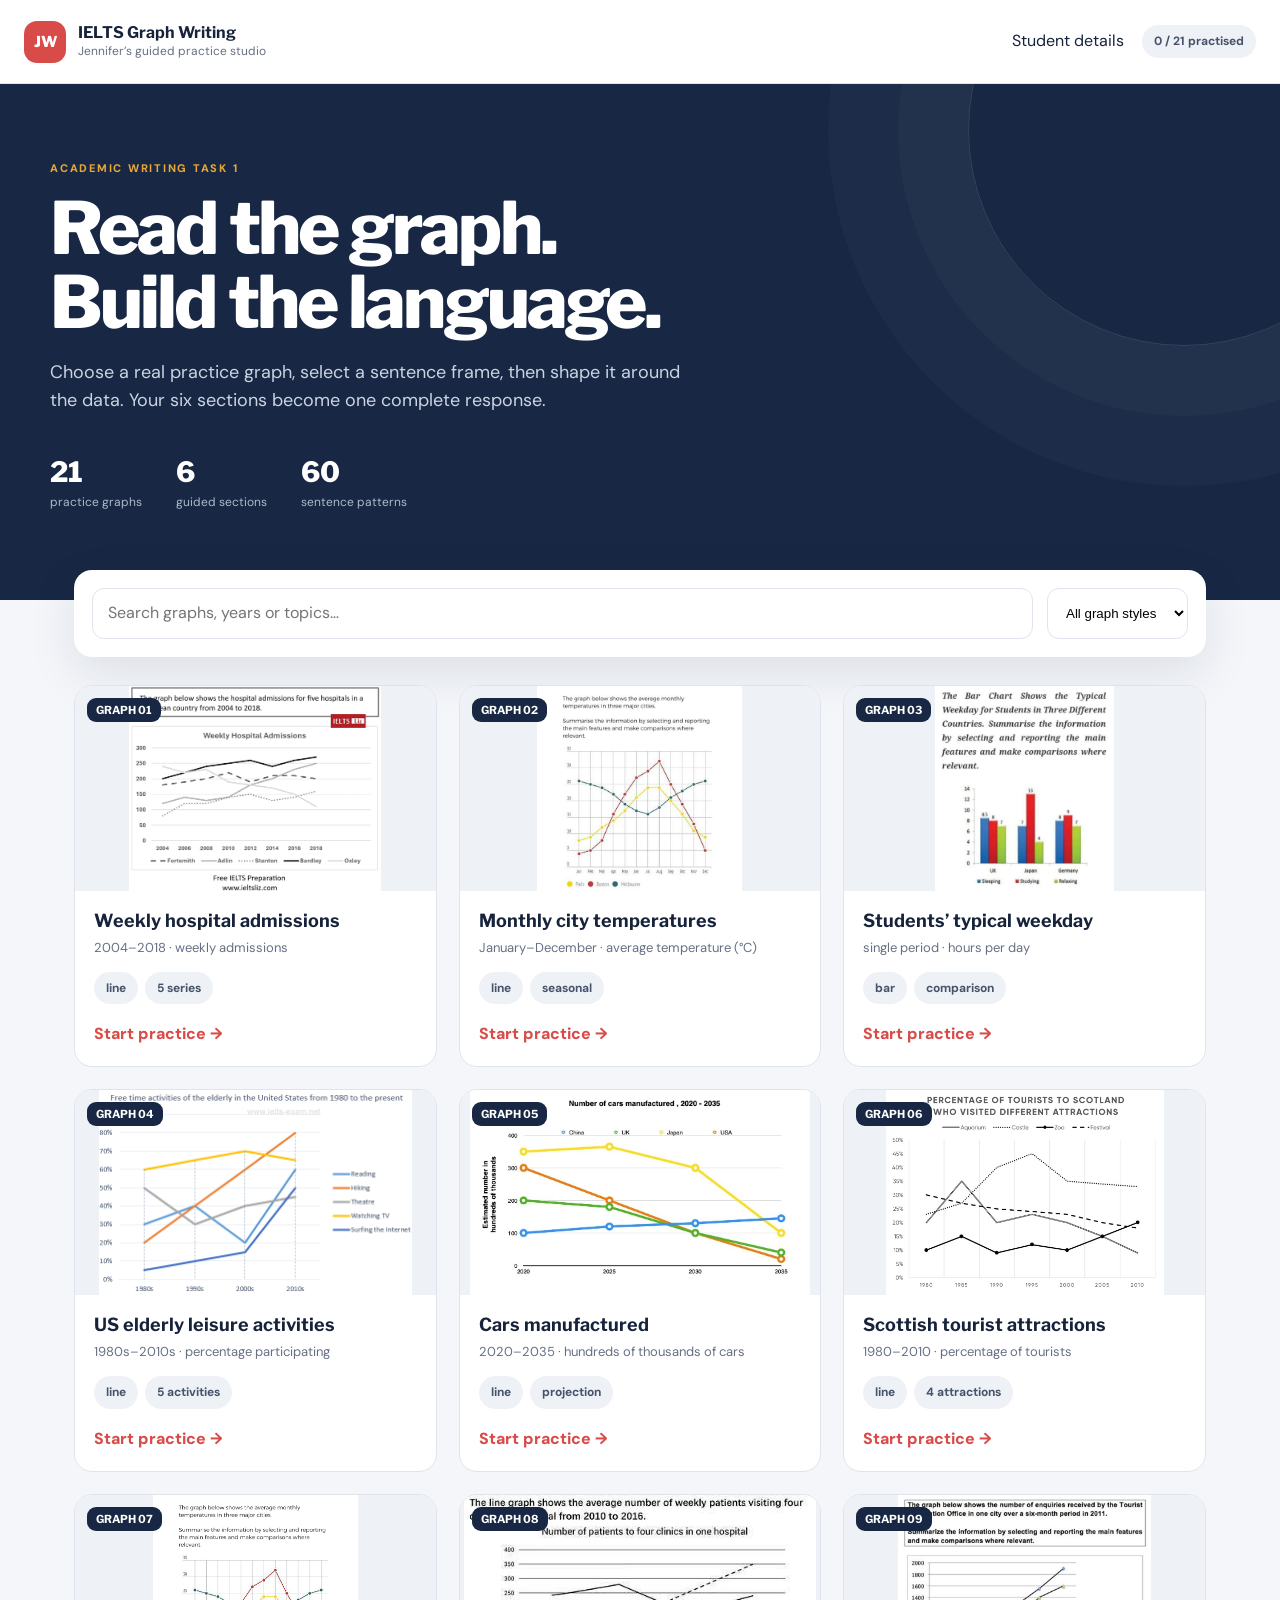
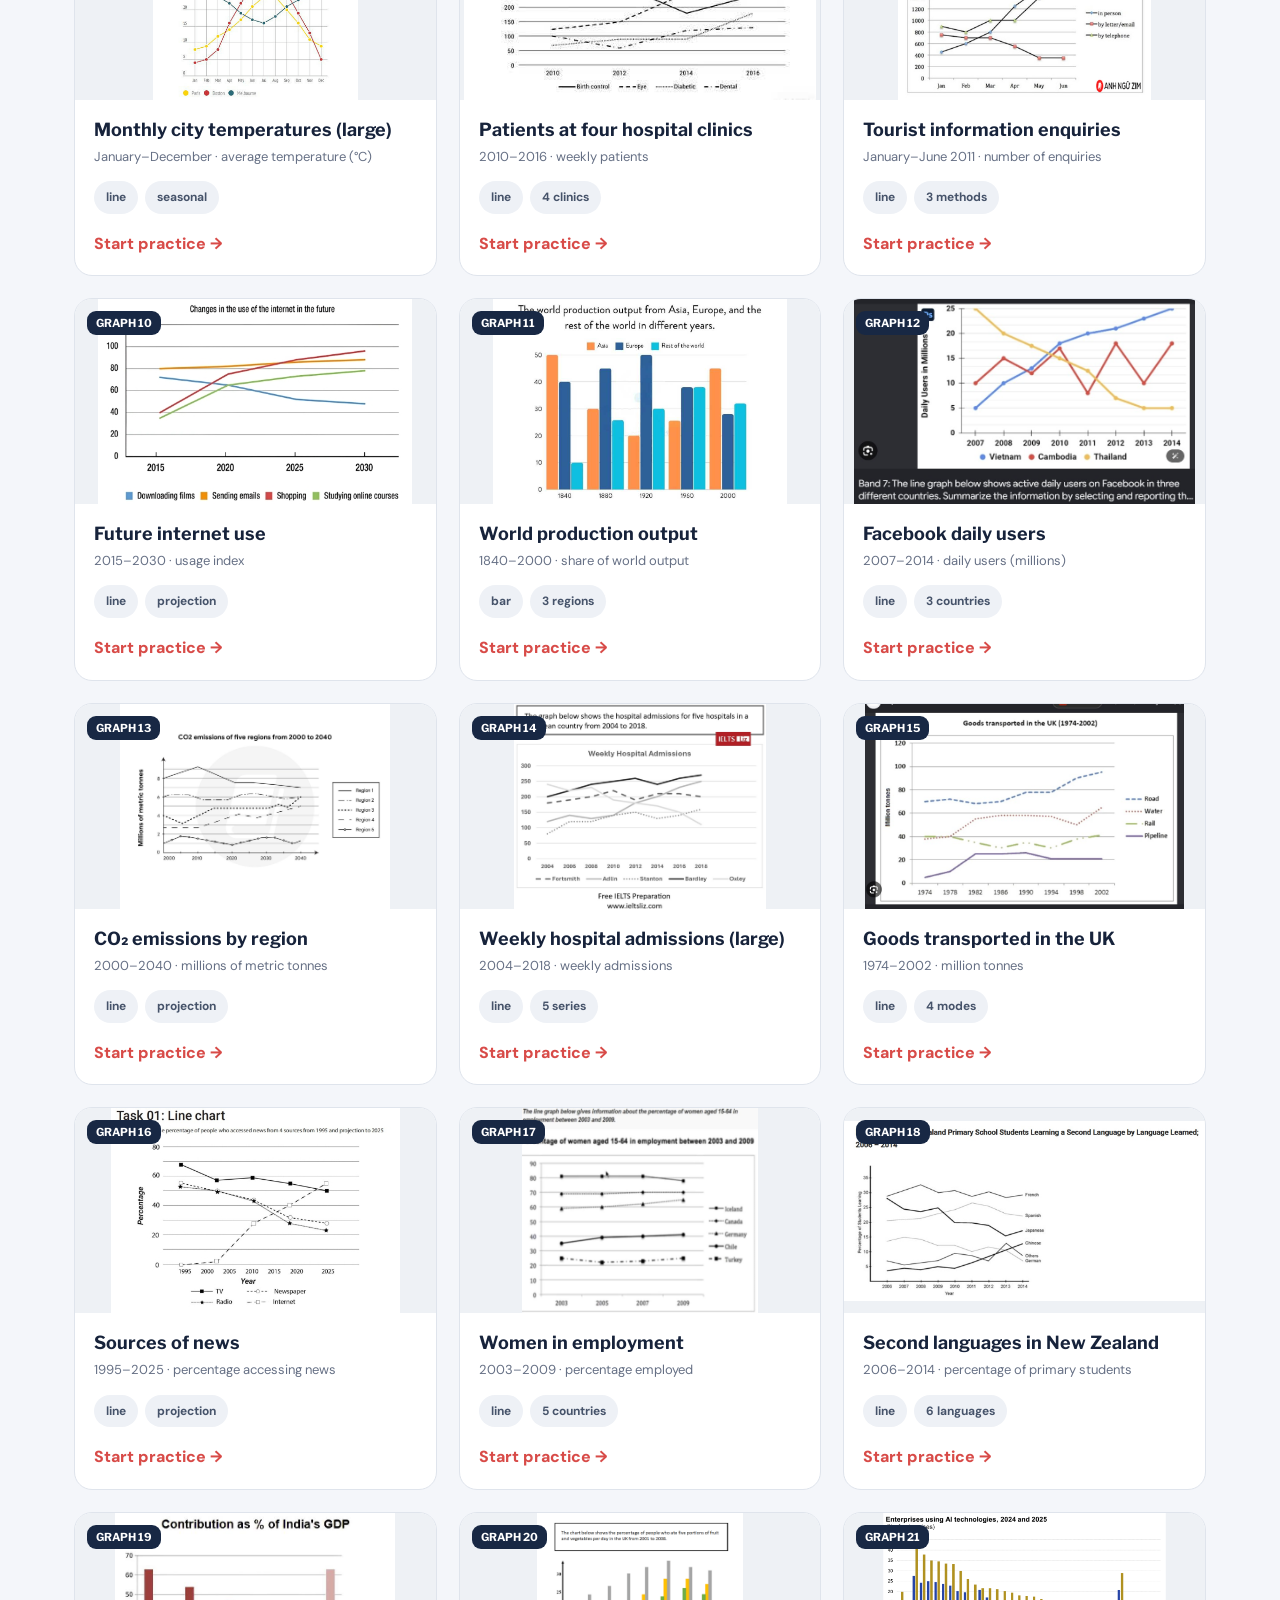
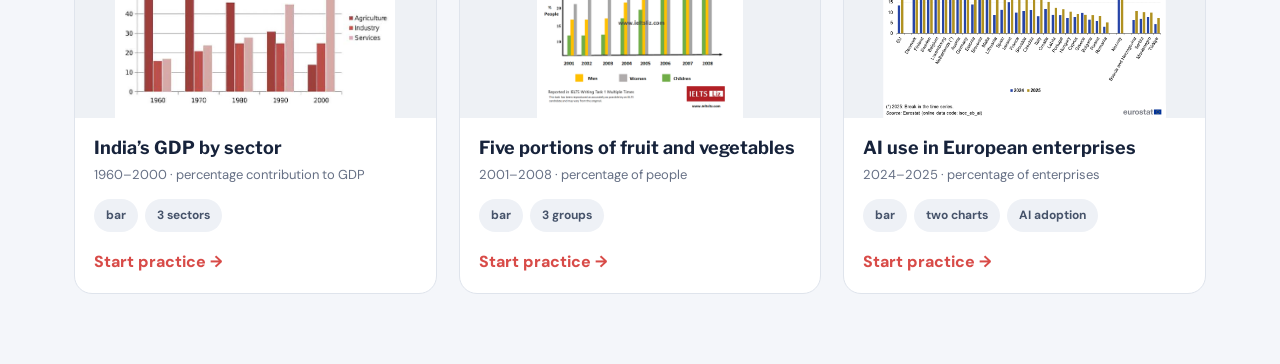
<file: index.html>
<!doctype html>
<html lang="en">
<head>
  <meta charset="UTF-8">
  <meta name="viewport" content="width=device-width, initial-scale=1.0">
  <meta name="description" content="Guided IELTS Academic Writing Task 1 graph practice with sentence patterns and feedback.">
  <title>IELTS Graph Writing Studio</title>
  <link rel="icon" href="data:image/svg+xml,%3Csvg xmlns='http://www.w3.org/2000/svg' viewBox='0 0 64 64'%3E%3Crect width='64' height='64' rx='16' fill='%23d84b48'/%3E%3Ctext x='32' y='40' font-family='Arial' font-size='22' font-weight='700' text-anchor='middle' fill='white'%3EJW%3C/text%3E%3C/svg%3E">
  <link rel="preconnect" href="https://fonts.googleapis.com">
  <link rel="preconnect" href="https://fonts.gstatic.com" crossorigin>
  <link href="https://fonts.googleapis.com/css2?family=DM+Sans:wght@400;500;600;700&family=Libre+Franklin:wght@600;700;800&display=swap" rel="stylesheet">
  <link rel="stylesheet" href="styles.css">
</head>
<body>
  <a class="skip-link" href="#app">Skip to practice</a>
  <header class="site-header">
    <a class="brand" href="#/" aria-label="IELTS Graph Writing Studio home">
      <span class="brand-mark">JW</span>
      <span><strong>IELTS Graph Writing</strong><small>Jennifer’s guided practice studio</small></span>
    </a>
    <div class="header-actions">
      <button class="quiet-button" id="student-button" type="button">Student details</button>
      <span class="progress-pill" id="global-progress">0 / 21 practised</span>
    </div>
  </header>
  <main id="app" tabindex="-1"></main>
  <div id="toast" class="toast" role="status" aria-live="polite"></div>

  <dialog id="student-dialog">
    <form method="dialog" id="student-form">
      <div class="dialog-heading">
        <div><p class="eyebrow">Your learning record</p><h2>Student details</h2></div>
        <button class="icon-button" value="cancel" aria-label="Close">×</button>
      </div>
      <label>Name<input id="student-name" autocomplete="name" required placeholder="Your name"></label>
      <label>Class / access code<input id="access-code" type="password" autocomplete="current-password" placeholder="Provided by your teacher"></label>
      <p class="form-note">Your name is saved only on this device. The access code is sent only to the teacher’s secure review service.</p>
      <button class="primary-button" value="save">Save details</button>
    </form>
  </dialog>

  <script src="data.js"></script>
  <script src="grammar-checker.js"></script>
  <script src="app.js"></script>
</body>
</html>
</file>
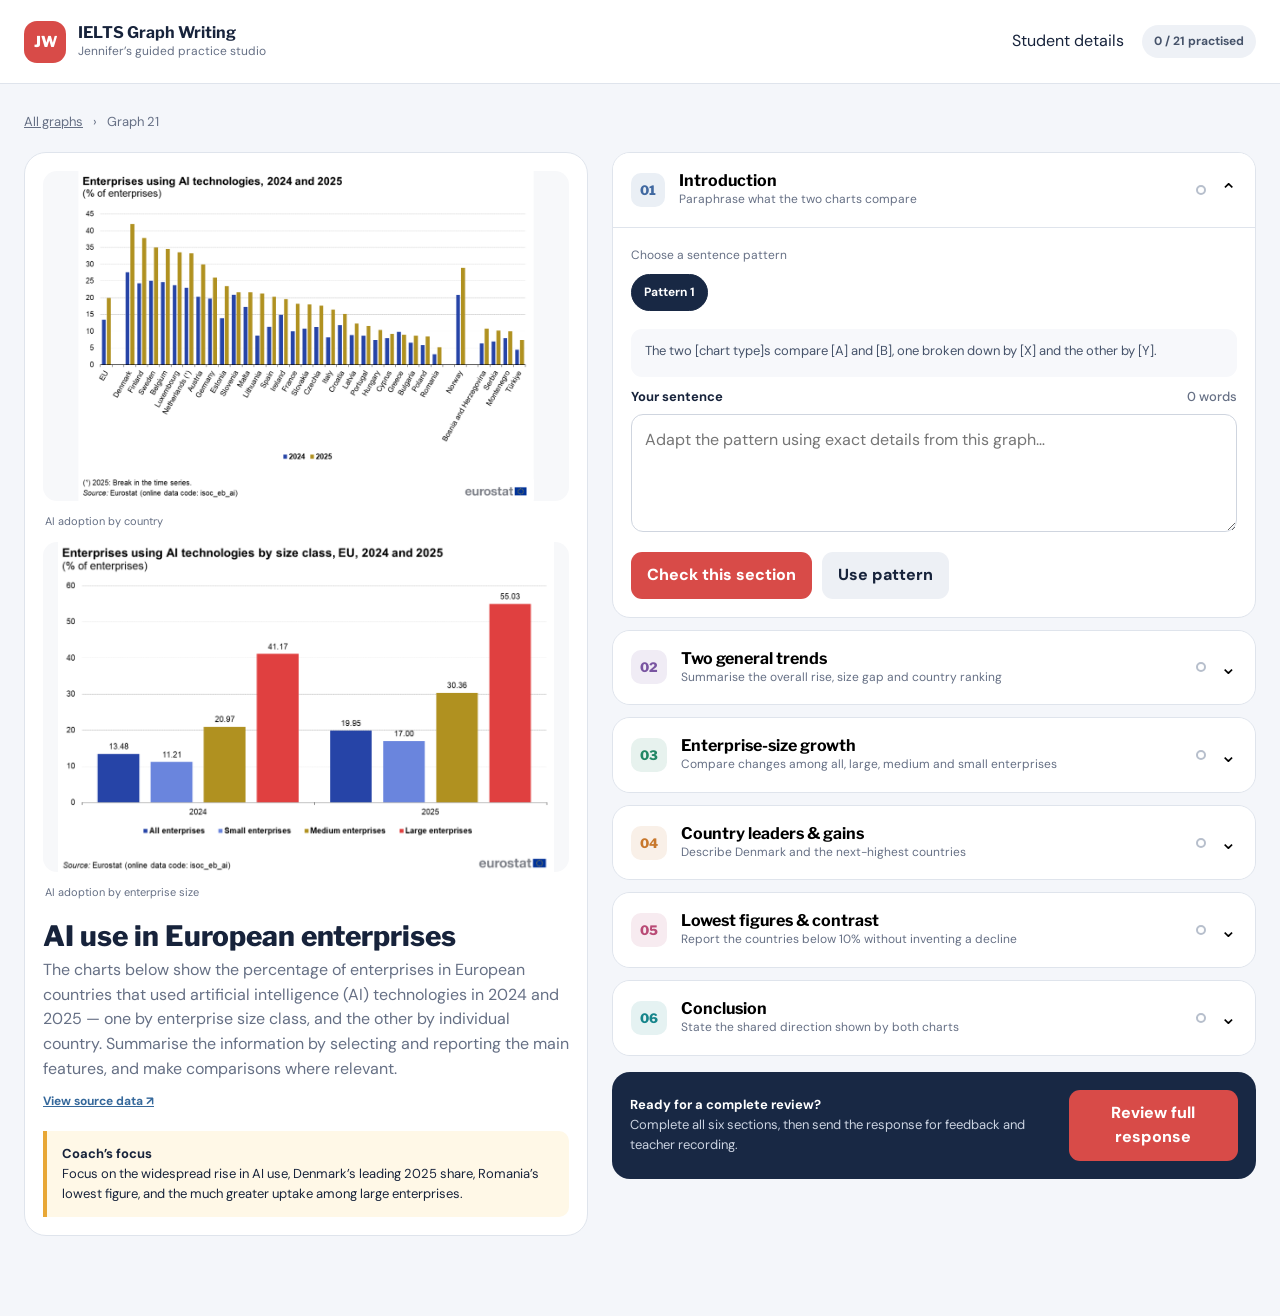
<file: graph-21.html>
<!doctype html>
<html lang="en">
<head>
  <meta charset="UTF-8">
  <meta name="viewport" content="width=device-width, initial-scale=1.0">
  <meta name="description" content="IELTS Academic Writing Task 1 practice: AI use in European enterprises, 2024–2025.">
  <meta http-equiv="refresh" content="0; url=./#/graph/21">
  <link rel="canonical" href="./#/graph/21">
  <title>Graph 21 · AI use in European enterprises</title>
</head>
<body>
  <p>Opening <a href="./#/graph/21">Graph 21: AI use in European enterprises</a>…</p>
  <script>location.replace('./#/graph/21');</script>
</body>
</html>
</file>
<file: styles.css>
:root{--ink:#17233b;--muted:#667085;--paper:#fff;--wash:#f4f6fa;--line:#dfe4ec;--navy:#182844;--red:#d84b48;--gold:#e8a735;--shadow:0 16px 48px rgba(20,34,60,.10);--radius:22px}
*{box-sizing:border-box}html{scroll-behavior:smooth}body{margin:0;background:var(--wash);color:var(--ink);font-family:'DM Sans',sans-serif;line-height:1.55}button,input,textarea{font:inherit}.skip-link{position:absolute;left:-999px}.skip-link:focus{left:16px;top:16px;z-index:20;background:#fff;padding:10px}.site-header{height:84px;padding:0 max(24px,calc((100vw - 1240px)/2));display:flex;align-items:center;justify-content:space-between;background:rgba(255,255,255,.94);border-bottom:1px solid var(--line);position:sticky;top:0;z-index:10;backdrop-filter:blur(12px)}.brand{display:flex;gap:12px;align-items:center;color:var(--ink);text-decoration:none}.brand-mark{width:42px;height:42px;border-radius:13px;background:var(--red);color:#fff;display:grid;place-items:center;font:800 15px 'Libre Franklin'}.brand strong,.brand small{display:block}.brand strong{font:700 16px 'Libre Franklin'}.brand small{font-size:12px;color:var(--muted)}.header-actions{display:flex;gap:12px;align-items:center}.quiet-button,.icon-button{border:0;background:transparent;color:var(--ink);cursor:pointer}.progress-pill,.tag{border-radius:999px;background:#eef1f6;color:#46536a;padding:7px 12px;font-size:12px;font-weight:700}.hero{background:var(--navy);color:white;padding:76px max(24px,calc((100vw - 1180px)/2)) 86px;position:relative;overflow:hidden}.hero:after{content:"";position:absolute;width:430px;height:430px;border:1px solid rgba(255,255,255,.12);border-radius:50%;right:-120px;top:-170px;box-shadow:0 0 0 70px rgba(255,255,255,.025),0 0 0 140px rgba(255,255,255,.02)}.eyebrow{text-transform:uppercase;letter-spacing:.16em;font-size:11px;font-weight:800;color:var(--gold);margin:0 0 14px}.hero h1{font:800 clamp(38px,6vw,72px)/1.03 'Libre Franklin';max-width:850px;margin:0 0 20px;letter-spacing:-.04em}.hero-copy{max-width:660px;color:#cbd3e1;font-size:18px}.hero-stats{display:flex;gap:34px;margin-top:40px}.hero-stats strong{display:block;font:800 28px 'Libre Franklin'}.hero-stats span{font-size:12px;color:#aeb8ca}.dashboard{max-width:1180px;margin:-30px auto 70px;padding:0 24px;position:relative}.toolbar{background:white;border-radius:18px;padding:18px;display:flex;gap:14px;box-shadow:var(--shadow);margin-bottom:28px}.search{flex:1;border:1px solid var(--line);border-radius:12px;padding:12px 15px;min-width:0}.filter{border:1px solid var(--line);background:white;border-radius:12px;padding:0 14px}.graph-grid{display:grid;grid-template-columns:repeat(3,1fr);gap:22px}.graph-card{background:white;border-radius:18px;overflow:hidden;border:1px solid var(--line);transition:.2s;display:flex;flex-direction:column}.graph-card:hover{transform:translateY(-4px);box-shadow:var(--shadow)}.thumb-wrap{height:205px;background:#eef1f5;position:relative;overflow:hidden}.thumb-wrap img{width:100%;height:100%;object-fit:contain}.card-number{position:absolute;left:12px;top:12px;background:var(--navy);color:#fff;border-radius:9px;padding:5px 9px;font:700 11px 'Libre Franklin'}.complete-mark{position:absolute;right:12px;top:12px;background:#17875d;color:white;border-radius:50%;width:27px;height:27px;display:grid;place-items:center}.card-body{padding:19px;display:flex;flex-direction:column;flex:1}.card-body h3{font:700 18px 'Libre Franklin';margin:0 0 7px}.meta{font-size:13px;color:var(--muted)}.tags{display:flex;gap:7px;margin:14px 0 18px}.start-link{margin-top:auto;color:var(--red);font-weight:800;text-decoration:none}.empty{grid-column:1/-1;text-align:center;padding:60px;color:var(--muted)}
.practice-shell{max-width:1360px;margin:0 auto;padding:28px 24px 80px}.breadcrumbs{display:flex;align-items:center;gap:10px;color:var(--muted);font-size:13px;margin-bottom:20px}.breadcrumbs a{color:var(--muted)}.practice-grid{display:grid;grid-template-columns:minmax(360px,46%) minmax(440px,54%);gap:24px;align-items:start}.graph-panel{background:white;border:1px solid var(--line);border-radius:var(--radius);padding:18px;position:sticky;top:108px}.graph-panel img{width:100%;max-height:590px;object-fit:contain;background:#f7f8fa;border-radius:14px}.graph-images{display:grid;gap:12px}.graph-images figure{margin:0}.graph-images figcaption{font-size:11px;color:var(--muted);padding:4px 2px 0}.graph-images:has(figure+figure) img{max-height:330px}.graph-panel h1{font:800 28px 'Libre Franklin';margin:18px 0 5px}.prompt{color:var(--muted);margin:0}.source-link{display:inline-block;margin-top:10px;color:#35689b;font-size:12px;font-weight:700}.coach-tip{background:#fff8e7;border-left:4px solid var(--gold);padding:13px 15px;margin-top:18px;border-radius:0 10px 10px 0;font-size:13px}.section-stack{display:flex;flex-direction:column;gap:12px}.practice-section{background:white;border:1px solid var(--line);border-radius:18px;overflow:hidden}.section-toggle{width:100%;border:0;background:white;padding:18px;display:flex;align-items:center;gap:14px;text-align:left;cursor:pointer}.section-number{font:800 13px 'Libre Franklin';color:var(--section);background:color-mix(in srgb,var(--section) 11%,white);border-radius:10px;padding:9px}.section-title{flex:1}.section-title strong,.section-title small{display:block}.section-title strong{font:700 16px 'Libre Franklin'}.section-title small{color:var(--muted);font-size:12px}.section-status{width:10px;height:10px;border:2px solid #b7bfcc;border-radius:50%}.section-status.done{background:#17875d;border-color:#17875d}.chevron{font-size:20px;transition:.2s}.practice-section.open .chevron{transform:rotate(180deg)}.section-body{display:none;border-top:1px solid var(--line);padding:18px}.practice-section.open .section-body{display:block}.patterns-label{font-size:12px;color:var(--muted);margin:0 0 10px}.pattern-list{display:flex;gap:8px;overflow-x:auto;padding-bottom:8px}.pattern-chip{border:1px solid var(--line);background:#fff;border-radius:999px;padding:8px 12px;white-space:nowrap;font-size:12px;font-weight:700;cursor:pointer}.pattern-chip.active{background:var(--navy);color:#fff;border-color:var(--navy)}.pattern-preview{background:#f7f8fb;padding:12px 14px;border-radius:11px;font-size:13px;margin:10px 0;color:#46536a;min-height:48px}.answer-label{display:flex;justify-content:space-between;align-items:center;font-size:13px;font-weight:700;margin-bottom:7px}.word-count{font-weight:500;color:var(--muted)}textarea{width:100%;min-height:118px;resize:vertical;border:1px solid #cfd5df;border-radius:12px;padding:13px;line-height:1.55;outline:none}textarea:focus{border-color:#697a9a;box-shadow:0 0 0 3px #e9edf4}.section-actions{display:flex;gap:10px;margin-top:12px}.primary-button,.secondary-button{border:0;border-radius:11px;padding:11px 16px;font-weight:800;cursor:pointer}.primary-button{background:var(--red);color:#fff}.secondary-button{background:#edf0f5;color:var(--ink)}.feedback-box{margin-top:12px;border-radius:12px;padding:13px;background:#f1f8f5;color:#275e4b;font-size:13px}.feedback-box.warn{background:#fff5e8;color:#80531b}.model-box{background:#f5f1fb;border-radius:12px;padding:13px;margin-top:10px;font-size:13px;color:#4e3d6b}.review-bar{background:var(--navy);color:white;border-radius:18px;padding:18px;display:flex;align-items:center;justify-content:space-between;gap:15px;margin-top:16px}.review-bar p{margin:0;color:#cbd3e1;font-size:13px}.review-bar strong{display:block;color:white}.review-bar button:disabled{opacity:.5;cursor:not-allowed}.results-panel{background:white;border-radius:18px;padding:24px;border:1px solid var(--line);margin-top:16px}.results-panel h2{font:800 24px 'Libre Franklin';margin-top:0}.score{font:800 44px 'Libre Franklin';color:var(--red)}.submission-text{white-space:pre-wrap;background:#f7f8fa;border-radius:12px;padding:16px}.hidden{display:none!important}.toast{position:fixed;left:50%;bottom:25px;transform:translate(-50%,20px);opacity:0;background:#162238;color:white;padding:11px 17px;border-radius:10px;z-index:50;transition:.2s;pointer-events:none}.toast.show{opacity:1;transform:translate(-50%,0)}dialog{border:0;border-radius:20px;padding:0;width:min(460px,calc(100% - 30px));box-shadow:0 30px 100px rgba(0,0,0,.25)}dialog::backdrop{background:rgba(17,27,45,.58)}dialog form{padding:24px}.dialog-heading{display:flex;justify-content:space-between}.dialog-heading h2{margin:0 0 18px;font:800 25px 'Libre Franklin'}.icon-button{font-size:28px}dialog label{display:block;font-weight:700;font-size:13px;margin:12px 0}dialog input{display:block;width:100%;margin-top:6px;border:1px solid var(--line);border-radius:10px;padding:11px}.form-note{font-size:12px;color:var(--muted)}
.grammar-review{margin-top:14px;border:1px solid #fecdca;border-radius:14px;background:#fff7f6;overflow:hidden}.grammar-review.correct{border-color:#b8dfd0;background:#f1f8f5}.grammar-review.caution{border-color:#f2d48a;background:#fffbef}.review-summary{display:flex;flex-direction:column;gap:2px;padding:14px 16px;background:#fff0ee;color:#7a271a}.grammar-review.correct .review-summary{background:#eaf6f1;color:#275e4b}.grammar-review.caution .review-summary{background:#fff6d8;color:#7a4b08}.review-summary strong{font:700 15px 'Libre Franklin'}.review-summary span{font-size:12px}.issue-list{list-style:none;margin:0;padding:12px;display:flex;flex-direction:column;gap:10px}.issue-card{background:#fff;border:1px solid #fecdca;border-left:4px solid #b42318;border-radius:10px;padding:12px}.issue-card.style-issue{border-color:#f2d48a;border-left-color:#c27a12;background:#fffbef}.issue-category,.issue-section{display:inline-block;border-radius:999px;padding:3px 8px;margin:0 6px 8px 0;font-size:10px;font-weight:800;text-transform:uppercase;letter-spacing:.04em}.issue-category{background:#fee4e2;color:#912018}.issue-section{background:#edf0f5;color:#536077}.style-issue .issue-category{background:#fff0c7;color:#7a4b08}.phrase-comparison{display:grid;grid-template-columns:minmax(0,1fr) auto minmax(0,1fr);gap:10px;align-items:center}.phrase-comparison span{min-width:0}.phrase-comparison small{display:block;color:#667085;font-size:10px;text-transform:uppercase;font-weight:700}.phrase-comparison del{display:block;color:#7a271a;text-decoration-color:#b42318;text-decoration-thickness:2px;overflow-wrap:anywhere}.phrase-comparison ins{display:block;color:#9f1c12;background:#fff0ee;text-decoration:none;font-weight:800;border-radius:5px;padding:2px 4px;overflow-wrap:anywhere}.style-issue .phrase-comparison ins{color:#7a4b08;background:#fff6d8}.issue-explanation{margin:8px 0 0;color:#475467;font-size:12px}.corrected-sentence{margin:0 12px 14px;padding:13px 15px;background:#fff;border:1px solid #fecdca;border-radius:10px}.corrected-sentence strong{display:block;font-size:12px;color:#667085;text-transform:uppercase;letter-spacing:.05em}.corrected-sentence p{margin:5px 0 0;color:#9f1c12;font-weight:700;white-space:pre-wrap}.corrected-sentence.full{margin:14px 0}.style-heading{display:flex;flex-direction:column;padding:13px 16px 0;color:#7a4b08}.style-heading span{font-size:12px}.review-limitation{margin:10px 12px 14px;padding:10px 12px;background:#fff4e5;border-left:3px solid #d88a1d;color:#734d18;border-radius:6px;font-size:12px}.ai-summary{margin-top:10px;padding:13px 15px;background:#eef4ff;color:#294f84;border-radius:12px}.ai-summary p{margin:4px 0 0}.feedback-stale{margin:12px 0 0;padding:10px 12px;background:#f2f4f7;color:#667085;border-radius:9px;font-size:12px}.corrections-title{color:#9f1c12}
@media(max-width:900px){.graph-grid{grid-template-columns:repeat(2,1fr)}.practice-grid{grid-template-columns:1fr}.graph-panel{position:static}.hero{padding-top:55px}.hero-stats{gap:18px;flex-wrap:wrap}}
@media(max-width:600px){.site-header{height:72px;padding:0 15px}.brand small,.progress-pill{display:none}.header-actions{gap:3px}.hero{padding:45px 20px 65px}.hero h1{font-size:39px}.hero-copy{font-size:16px}.dashboard{padding:0 14px}.toolbar{flex-direction:column}.graph-grid{grid-template-columns:1fr}.practice-shell{padding:18px 12px 50px}.practice-grid{grid-template-columns:1fr}.graph-panel{padding:12px}.section-toggle{padding:14px}.section-body{padding:14px}.review-bar{align-items:flex-start;flex-direction:column}.phrase-comparison{grid-template-columns:1fr}.phrase-comparison b{transform:rotate(90deg);justify-self:start}.issue-card{padding:11px}}
@media(prefers-reduced-motion:reduce){*{scroll-behavior:auto!important;transition:none!important}}
</file>
